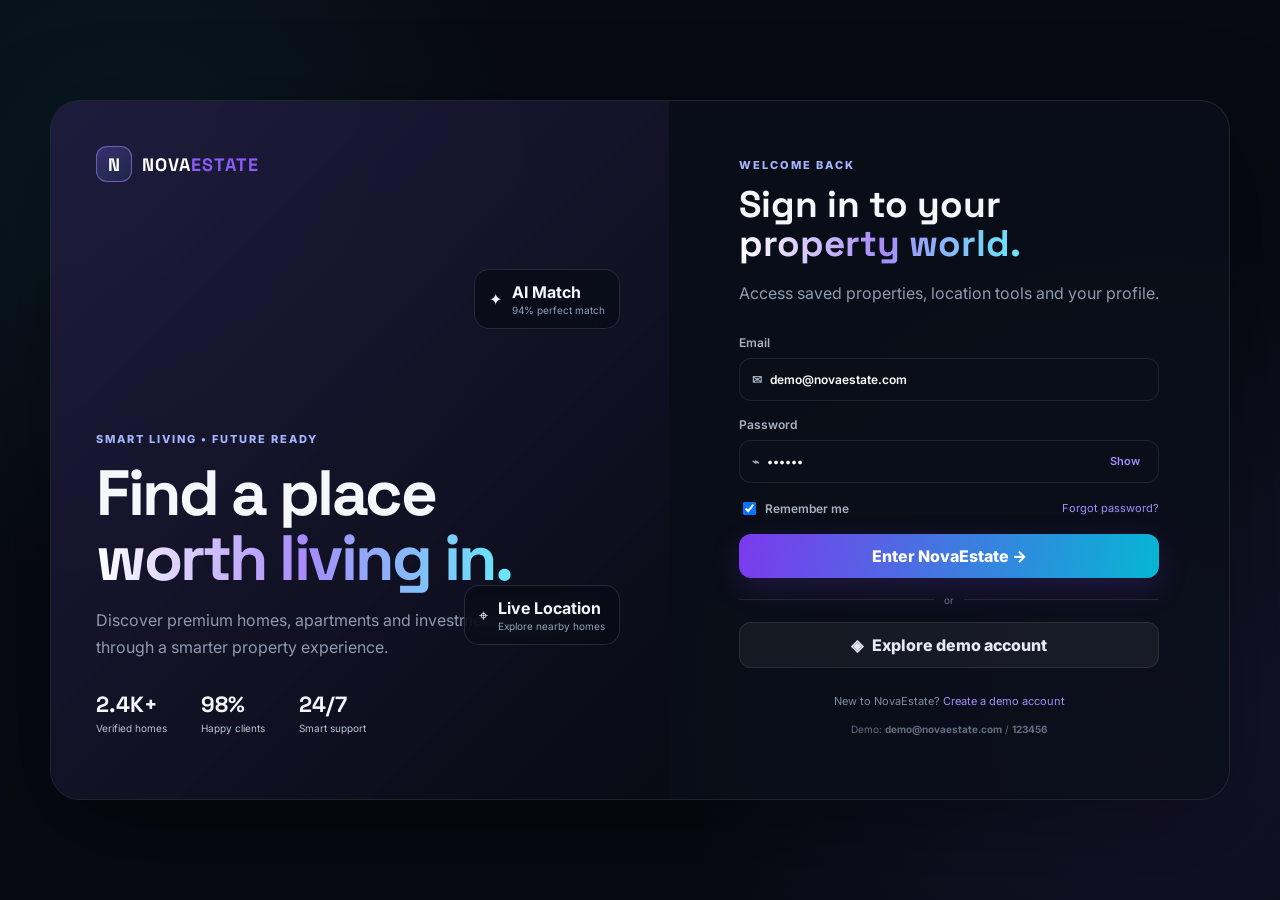
<file: NovaEstate_FullStack/frontend/index.html>
<!doctype html>
<html lang="en">
<head>
  <meta charset="UTF-8">
  <meta name="viewport" content="width=device-width, initial-scale=1">
  <title>NovaEstate — Home</title>

  <!-- Fonts -->
  <link href="https://fonts.googleapis.com/css2?family=Inter:wght@400;500;600;700;800&family=Space+Grotesk:wght@500;600;700&display=swap" rel="stylesheet">

  <!-- Styles -->
  <link rel="stylesheet" href="css/style.css">
</head>
<body>
  <div class="app-shell">

    <!-- Sidebar -->
    <aside class="sidebar" id="sidebar"></aside>

    <!-- Main Content -->
    <main class="main-content">

      <!-- Topbar -->
      <header class="topbar" id="topbar"></header>

      <!-- Hero Section -->
      <section class="hero">
        <div class="hero-copy">
          <span class="eyebrow">YOUR NEXT CHAPTER STARTS HERE</span>
          <h1>
            Find a home that<br>
            <span>feels like you.</span>
          </h1>
          <p>
            Explore handpicked properties, smart location discovery and spaces designed for the way you live.
          </p>

          <!-- Search Box -->
          <div class="search-box">
            <span>⌕</span>
            <input id="homeSearch" placeholder="Search city, neighborhood or property...">
            <button id="homeSearchBtn">Search</button>
          </div>

          <!-- Quick Filters -->
          <div class="quick-pills">
            <button data-filter="Apartment">Apartments</button>
            <button data-filter="Villa">Villas</button>
            <button data-filter="House">Houses</button>
            <button data-filter="Commercial">Commercial</button>
          </div>
        </div>

        <!-- Hero Art -->
        <div class="hero-art">
          <div class="orb"></div>
          <div class="grid-floor"></div>
          <div class="hero-property">
            <img src="https://images.unsplash.com/photo-1600607687939-ce8a6c25118c?auto=format&fit=crop&w=900&q=85" alt="Skyline Glass Villa">
            <div>
              <span>FEATURED • VERIFIED</span>
              <b>Skyline Glass Villa</b>
              <small>Gachibowli, Hyderabad</small>
            </div>
          </div>
        </div>
      </section>

      <!-- Trending Properties -->
      <section class="section">
        <div class="section-head">
          <div>
            <span class="eyebrow">DISCOVER</span>
            <h2>Trending properties</h2>
          </div>
          <a class="text-link" href="properties.html">View all →</a>
        </div>
        <div class="property-grid" id="featuredGrid"></div>
      </section>

      <!-- Location Intelligence -->
      <section class="section split-banner">
        <div>
          <span class="eyebrow">LOCATION INTELLIGENCE</span>
          <h2>
            See what’s<br>
            <span>around you.</span>
          </h2>
          <p>
            Allow location access to explore nearby properties and useful places on an interactive map.
          </p>
          <a href="map.html" class="btn btn-primary">Open smart map ↗</a>
        </div>

        <!-- Map Preview -->
        <div class="map-preview">
          <span class="map-pin">⌖</span>
          <div class="map-label">You are here</div>
          <span class="map-dot d1"></span>
          <span class="map-dot d2"></span>
          <span class="map-dot d3"></span>
        </div>
      </section>

    </main>
  </div>

  <!-- Toast Notifications -->
  <div id="toast" class="toast"></div>

  <!-- Scripts -->
  <script src="js/api.js"></script>
  <script src="js/app.js"></script>
  <script src="js/home.js"></script>
</body>
</html>
</file>
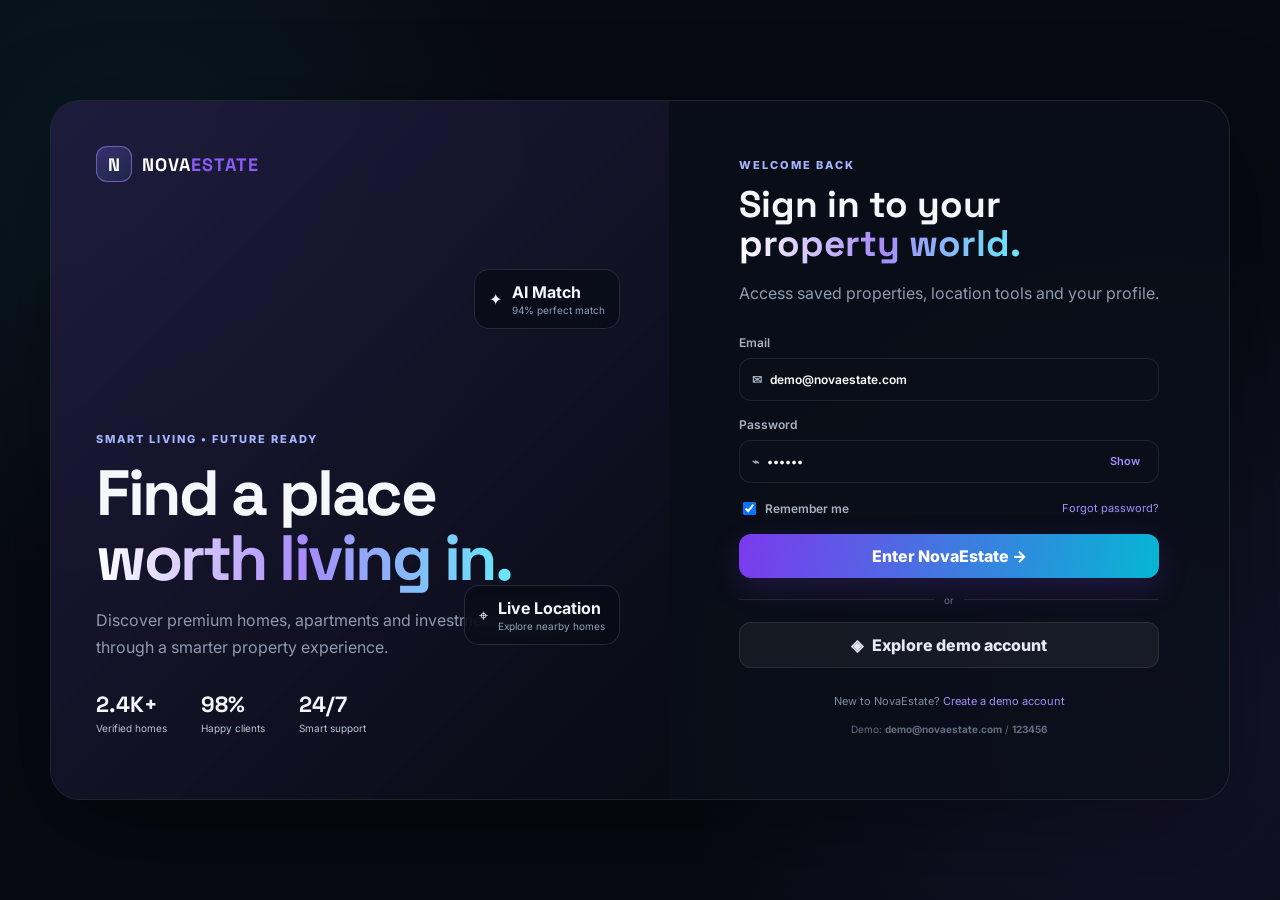
<file: NovaEstate_FullStack/frontend/add-property.html>
<!doctype html>
<html lang="en">
<head>
  <meta charset="UTF-8">
  <meta name="viewport" content="width=device-width, initial-scale=1">
  <title>NovaEstate — Add Property</title>

  <!-- Fonts -->
  <link href="https://fonts.googleapis.com/css2?family=Inter:wght@400;500;600;700;800&family=Space+Grotesk:wght@500;600;700&display=swap" rel="stylesheet">

  <!-- Styles -->
  <link rel="stylesheet" href="css/style.css">
</head>
<body>
  <div class="app-shell">

    <!-- Sidebar -->
    <aside class="sidebar" id="sidebar"></aside>

    <!-- Main Content -->
    <main class="main-content">

      <!-- Topbar -->
      <header class="topbar" id="topbar"></header>

      <!-- Page Heading -->
      <section class="page-heading">
        <div>
          <span class="eyebrow">PROPERTY STUDIO</span>
          <h1>
            Add a <span>new property.</span>
          </h1>
          <p>Create a polished listing and publish it instantly.</p>
        </div>
      </section>

      <!-- Property Form -->
      <form id="propertyForm" class="editor-layout">

        <!-- Property Information -->
        <div class="form-card">
          <h3>Property information</h3>
          <div class="form-grid">
            <label>
              Property title
              <input name="title" required placeholder="Modern Sky Villa">
            </label>
            <label>
              Property type
              <select name="type">
                <option>Apartment</option>
                <option>Villa</option>
                <option>House</option>
                <option>Commercial</option>
              </select>
            </label>
            <label>
              Purpose
              <select name="purpose">
                <option>For Sale</option>
                <option>For Rent</option>
              </select>
            </label>
            <label>
              Price (₹)
              <input name="price" type="number" required placeholder="12500000">
            </label>
            <label>
              City
              <input name="city" required placeholder="Hyderabad">
            </label>
            <label>
              Area / locality
              <input name="area" required placeholder="Gachibowli">
            </label>
            <label>
              Bedrooms
              <input name="beds" type="number" min="0" value="2">
            </label>
            <label>
              Bathrooms
              <input name="baths" type="number" min="0" value="2">
            </label>
            <label>
              Area (sq.ft)
              <input name="sqft" type="number" value="1500">
            </label>
            <label>
              Image URL
              <input name="image" placeholder="https://images.unsplash.com/...">
            </label>
            <label class="full">
              Description
              <textarea name="description" rows="5" placeholder="Describe the property..."></textarea>
            </label>
          </div>
        </div>

        <!-- Location Information -->
        <div class="form-card sticky-card">
          <h3>Location</h3>
          <p class="muted">Optional coordinates let the property appear precisely on the map.</p>
          <div class="form-grid">
            <label>
              Latitude
              <input name="lat" type="number" step="any" placeholder="17.4401">
            </label>
            <label>
              Longitude
              <input name="lng" type="number" step="any" placeholder="78.3489">
            </label>
          </div>
          <div class="location-tip">⌖ Use Smart Map to detect your current coordinates.</div>

          <!-- Form Actions -->
          <button class="btn btn-primary btn-full" type="submit">Publish property ↗</button>
          <a class="btn btn-glass btn-full" href="properties.html">Cancel</a>
        </div>
      </form>
    </main>
  </div>

  <!-- Toast Notifications -->
  <div id="toast" class="toast"></div>

  <!-- Scripts -->
  <script src="js/api.js"></script>
  <script src="js/app.js"></script>
  <script src="js/add-property.js"></script>
</body>
</html>
</file>
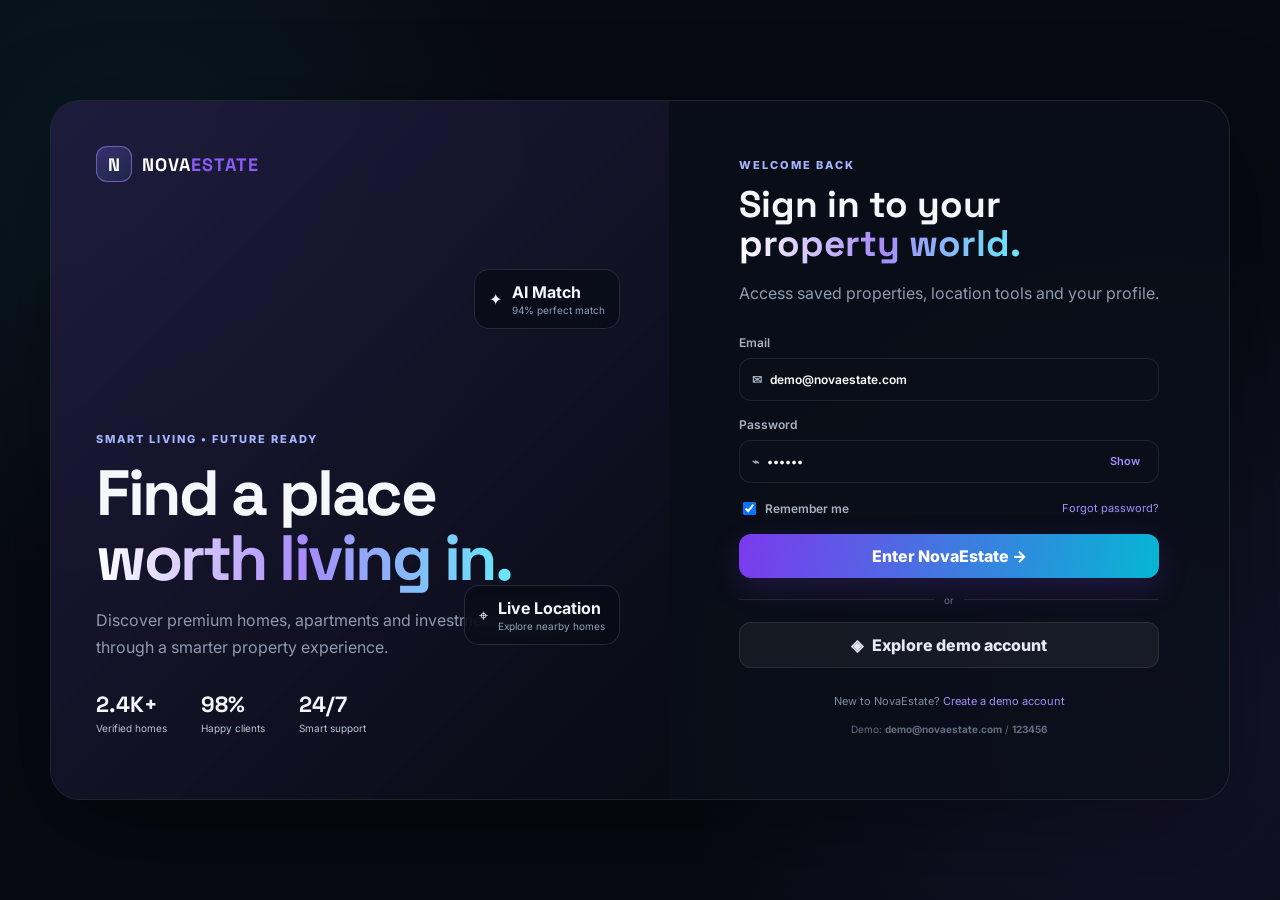
<file: NovaEstate_FullStack/frontend/login.html>
<!doctype html>
<html lang="en">
<head>
  <meta charset="UTF-8">
  <meta name="viewport" content="width=device-width, initial-scale=1">
  <title>NovaEstate — Login</title>

  <!-- Fonts -->
  <link rel="preconnect" href="https://fonts.googleapis.com">
  <link href="https://fonts.googleapis.com/css2?family=Inter:wght@400;500;600;700;800&family=Space+Grotesk:wght@500;600;700&display=swap" rel="stylesheet">

  <!-- Styles -->
  <link rel="stylesheet" href="css/style.css">
</head>
<body class="auth-page">
  <main class="auth-shell">

    <!-- Visual Section -->
    <section class="auth-visual">
      <div class="brand brand-light">
        <span class="brand-mark">N</span>
        <span>NOVA<span>ESTATE</span></span>
      </div>

      <div class="visual-content">
        <span class="eyebrow">SMART LIVING • FUTURE READY</span>
        <h1>
          Find a place<br>
          <span>worth living in.</span>
        </h1>
        <p>
          Discover premium homes, apartments and investment properties through a smarter property experience.
        </p>

        <div class="mini-stats">
          <div>
            <strong>2.4K+</strong>
            <span>Verified homes</span>
          </div>
          <div>
            <strong>98%</strong>
            <span>Happy clients</span>
          </div>
          <div>
            <strong>24/7</strong>
            <span>Smart support</span>
          </div>
        </div>
      </div>

      <!-- Floating Cards -->
      <div class="floating-card fc-one">
        ✦
        <div>
          <b>AI Match</b>
          <small>94% perfect match</small>
        </div>
      </div>

      <div class="floating-card fc-two">
        ⌖
        <div>
          <b>Live Location</b>
          <small>Explore nearby homes</small>
        </div>
      </div>
    </section>

    <!-- Login Panel -->
    <section class="auth-panel">
      <div class="auth-card">

        <!-- Mobile Brand -->
        <div class="brand mobile-brand">
          <span class="brand-mark">N</span>
          <span>NOVA<span>ESTATE</span></span>
        </div>

        <span class="eyebrow">WELCOME BACK</span>
        <h2>
          Sign in to your<br>
          <span>property world.</span>
        </h2>
        <p class="muted">Access saved properties, location tools and your profile.</p>

        <!-- Login Form -->
        <form id="loginForm" class="form-stack">
          <label>
            Email
            <div class="input-wrap">
              ✉ <input id="email" type="email" value="demo@novaestate.com" required>
            </div>
          </label>

          <label>
            Password
            <div class="input-wrap">
              ⌁ <input id="password" type="password" value="123456" required>
              <button type="button" class="input-action" id="togglePassword">Show</button>
            </div>
          </label>

          <div class="form-row">
            <label class="check">
              <input type="checkbox" checked> Remember me
            </label>
            <a href="#" id="forgot">Forgot password?</a>
          </div>

          <button class="btn btn-primary btn-full" type="submit">Enter NovaEstate →</button>

          <div class="or"><span>or</span></div>

          <button class="btn btn-glass btn-full" type="button" id="demoBtn">
            ◈ &nbsp; Explore demo account
          </button>
        </form>

        <!-- Footer -->
        <p class="auth-footer">
          New to NovaEstate? <a href="#" id="signupLink">Create a demo account</a>
        </p>
        <p class="demo-note">
          Demo: <b>demo@novaestate.com</b> / <b>123456</b>
        </p>
      </div>
    </section>
  </main>

  <!-- Toast Notifications -->
  <div id="toast" class="toast"></div>

  <!-- Scripts -->
  <script src="js/api.js"></script>
  <script src="js/app.js"></script>
  <script src="js/auth.js"></script>
</body>
</html>
</file>
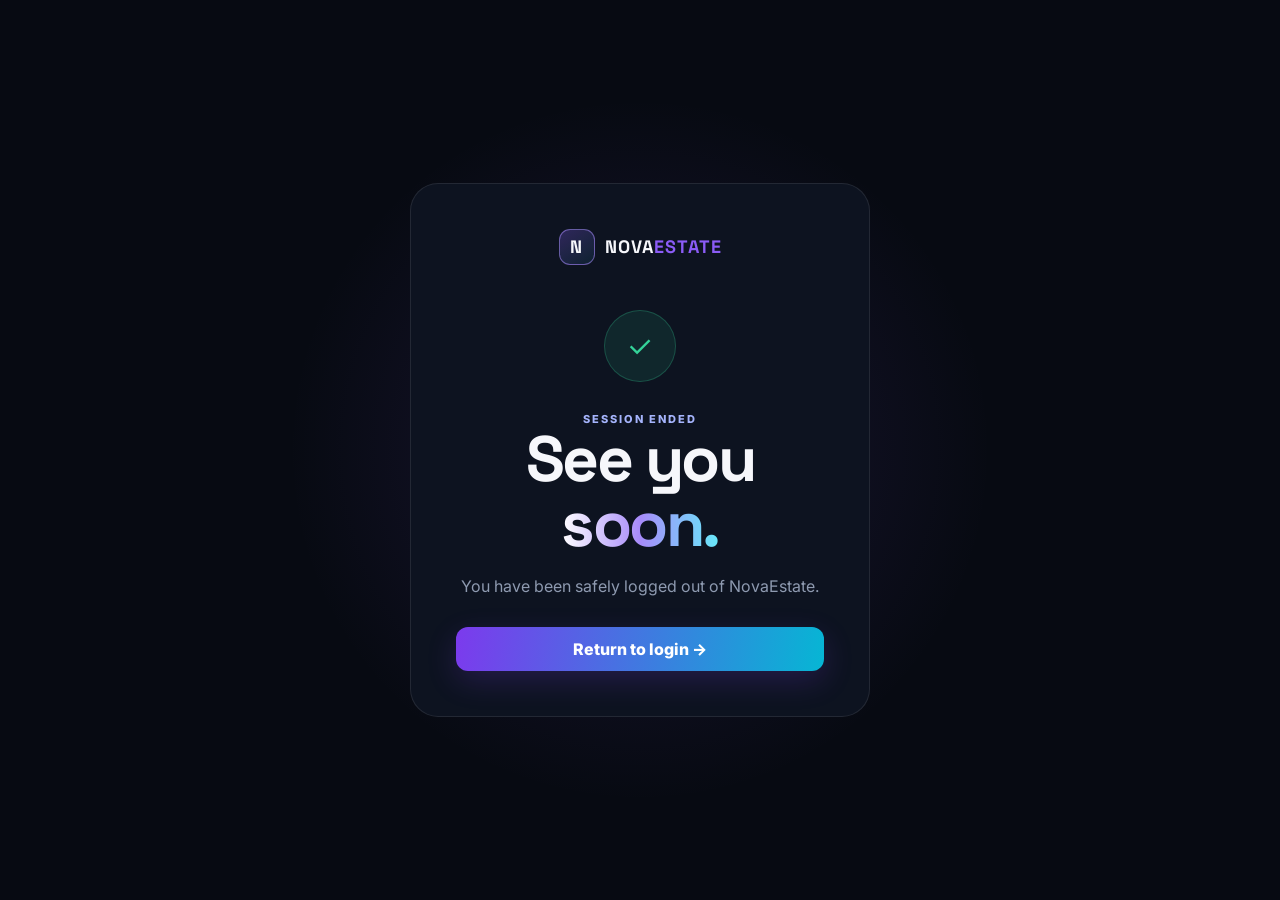
<file: NovaEstate_FullStack/frontend/logout.html>
<!doctype html>
<html lang="en">
<head>
  <meta charset="UTF-8">
  <meta name="viewport" content="width=device-width, initial-scale=1">
  <title>NovaEstate — Logged out</title>

  <!-- Fonts -->
  <link href="https://fonts.googleapis.com/css2?family=Inter:wght@400;500;600;700;800&family=Space+Grotesk:wght@500;600;700&display=swap" rel="stylesheet">

  <!-- Styles -->
  <link rel="stylesheet" href="css/style.css">
</head>
<body class="logout-page">
  <div class="logout-card">

    <!-- Brand -->
    <div class="brand">
      <span class="brand-mark">N</span>
      <span>NOVA<span>ESTATE</span></span>
    </div>

    <!-- Success Icon -->
    <div class="success-icon">✓</div>

    <!-- Heading -->
    <span class="eyebrow">SESSION ENDED</span>
    <h1>
      See you <span>soon.</span>
    </h1>
    <p>You have been safely logged out of NovaEstate.</p>

    <!-- Action -->
    <a href="login.html" class="btn btn-primary btn-full">Return to login →</a>
  </div>

  <!-- Clear session -->
  <script>
    localStorage.removeItem("novaLoggedIn");
  </script>
</body>
</html>
</file>
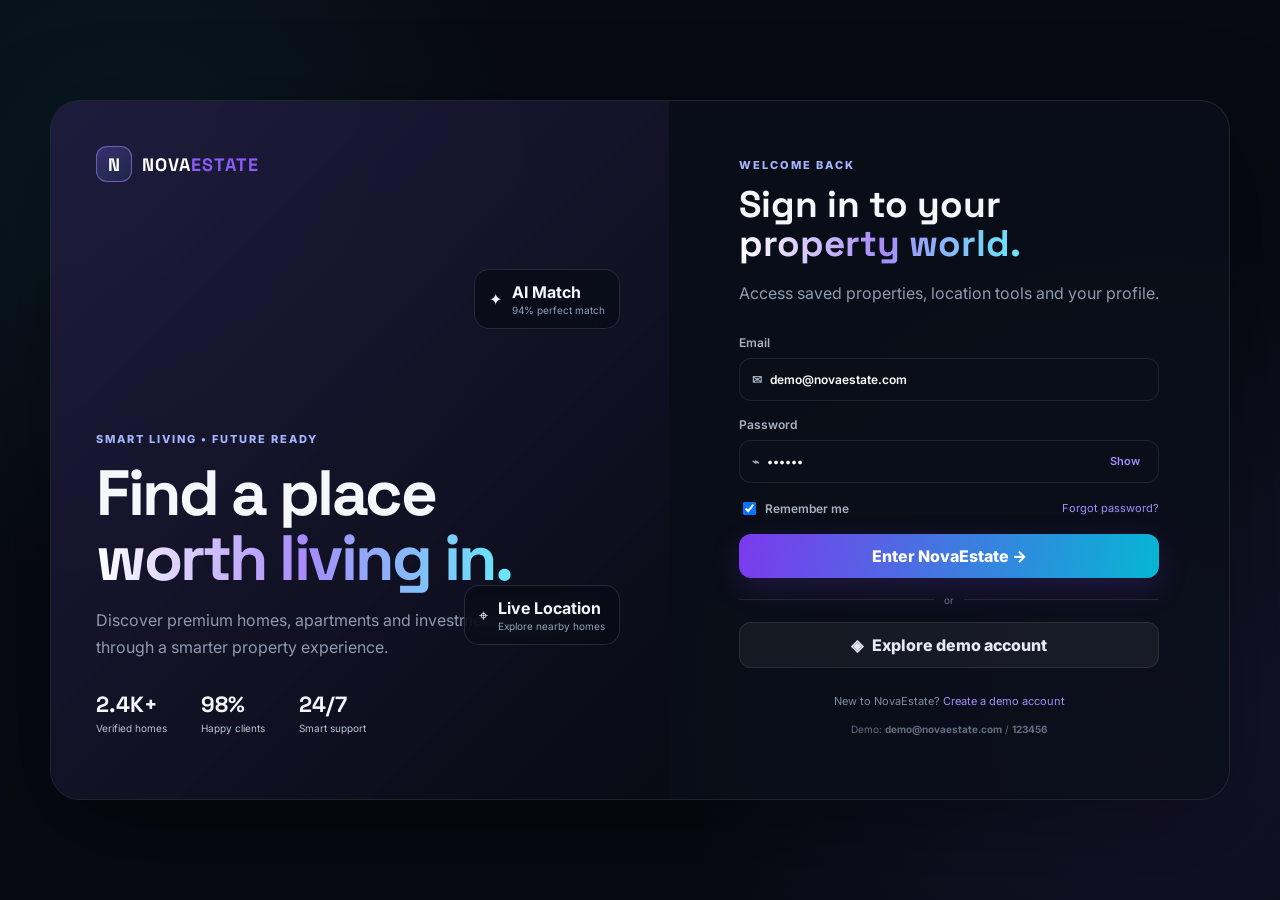
<file: NovaEstate_FullStack/frontend/owner.html>
```html
<!doctype html>
<html lang="en">

<head>

    <meta charset="UTF-8">

    <meta
        name="viewport"
        content="width=device-width, initial-scale=1"
    >

    <title>NovaEstate — Founder</title>


    <!-- =====================================================
         GOOGLE FONTS
         ===================================================== -->

    <link
        href="https://fonts.googleapis.com/css2?family=Inter:wght@400;500;600;700;800&family=Space+Grotesk:wght@500;600;700&display=swap"
        rel="stylesheet"
    >


    <!-- =====================================================
         MAIN NOVAESTATE CSS
         ===================================================== -->

    <link
        rel="stylesheet"
        href="css/style.css"
    >


    <!-- =====================================================
         OWNER PAGE STYLES
         ===================================================== -->

    <style>

        /* =================================================
           PAGE
           ================================================= */

        .owner-page {

            padding: 30px;

            max-width: 1400px;

            margin: auto;

        }


        /* =================================================
           HERO
           ================================================= */

        .owner-hero {

            position: relative;

            overflow: hidden;

            min-height: 440px;

            padding: 55px;

            display: grid;

            grid-template-columns:
                1.5fr
                0.8fr;

            align-items: center;

            gap: 40px;

            border-radius: 30px;

            border:
                1px solid
                rgba(255,255,255,0.09);

            background:

                radial-gradient(
                    circle at 80% 15%,
                    rgba(118,95,255,0.28),
                    transparent 35%
                ),

                radial-gradient(
                    circle at 20% 100%,
                    rgba(40,210,255,0.10),
                    transparent 35%
                ),

                linear-gradient(
                    135deg,
                    #11172b,
                    #080c18
                );

            box-shadow:
                0 30px 90px
                rgba(0,0,0,0.30);

        }


        .owner-hero::before {

            content: "";

            position: absolute;

            width: 320px;

            height: 320px;

            right: -120px;

            top: -120px;

            border-radius: 50%;

            background:
                rgba(105,85,255,0.15);

            filter: blur(20px);

        }


        .owner-copy {

            position: relative;

            z-index: 2;

        }


        /* =================================================
           EYEBROW
           ================================================= */

        .owner-eyebrow {

            display: inline-block;

            margin-bottom: 20px;

            color:
                rgba(255,255,255,0.52);

            font-size: 12px;

            font-weight: 800;

            letter-spacing: 2px;

        }


        /* =================================================
           MAIN HEADING
           ================================================= */

        .owner-copy h1 {

            margin: 0 0 20px;

            font-family:
                "Space Grotesk",
                sans-serif;

            font-size:
                clamp(45px, 6vw, 78px);

            line-height: 0.98;

            letter-spacing: -3px;

        }


        .owner-copy h1 span {

            background:

                linear-gradient(
                    90deg,
                    #8e7dff,
                    #55dfff
                );

            -webkit-background-clip: text;

            -webkit-text-fill-color:
                transparent;

        }


        /* =================================================
           ROLE
           ================================================= */

        .owner-role {

            margin-bottom: 20px;

            font-size: 19px;

            font-weight: 700;

            color:
                rgba(255,255,255,0.88);

        }


        .owner-description {

            max-width: 680px;

            margin-bottom: 15px;

            color:
                rgba(255,255,255,0.60);

            line-height: 1.8;

            font-size: 15px;

        }


        .owner-description strong {

            color:
                rgba(255,255,255,0.90);

        }


        /* =================================================
           PROFILE CARD
           ================================================= */

        .owner-profile {

            position: relative;

            z-index: 2;

            display: flex;

            justify-content: center;

        }


        .profile-card {

            width: 285px;

            padding: 30px;

            text-align: center;

            border-radius: 25px;

            background:
                rgba(255,255,255,0.055);

            border:
                1px solid
                rgba(255,255,255,0.11);

            backdrop-filter:
                blur(20px);

            box-shadow:
                0 25px 70px
                rgba(0,0,0,0.30);

        }


        /* =================================================
           AVATAR
           ================================================= */

        .profile-avatar {

            width: 130px;

            height: 130px;

            margin:
                0 auto 22px;

            display: flex;

            align-items: center;

            justify-content: center;

            border-radius: 50%;

            font-family:
                "Space Grotesk",
                sans-serif;

            font-size: 43px;

            font-weight: 700;

            color: white;

            background:

                linear-gradient(
                    135deg,
                    #7667ff,
                    #29d9ff
                );

            box-shadow:

                0 0 0 8px
                rgba(118,103,255,0.08),

                0 0 50px
                rgba(70,140,255,0.35);

        }


        .profile-card h2 {

            margin:
                0 0 8px;

            font-family:
                "Space Grotesk",
                sans-serif;

            font-size: 23px;

        }


        .profile-card p {

            margin: 0;

            color:
                rgba(255,255,255,0.55);

            font-size: 14px;

        }


        .verified {

            display: inline-flex;

            align-items: center;

            gap: 6px;

            margin-top: 16px;

            padding:
                7px 13px;

            border-radius: 30px;

            background:
                rgba(65,220,165,0.10);

            color:
                #6ee7b7;

            font-size: 12px;

            font-weight: 700;

        }


        /* =================================================
           SECTION
           ================================================= */

        .owner-section {

            margin-top: 38px;

        }


        .section-title {

            margin-bottom: 20px;

        }


        .section-title span {

            color:
                rgba(255,255,255,0.45);

            font-size: 11px;

            font-weight: 800;

            letter-spacing: 2px;

        }


        .section-title h2 {

            margin:
                7px 0 0;

            font-family:
                "Space Grotesk",
                sans-serif;

            font-size: 30px;

        }


        /* =================================================
           CARDS
           ================================================= */

        .owner-grid {

            display: grid;

            grid-template-columns:
                repeat(3, 1fr);

            gap: 18px;

        }


        .owner-card {

            padding: 28px;

            min-height: 190px;

            border-radius: 22px;

            background:
                rgba(255,255,255,0.045);

            border:
                1px solid
                rgba(255,255,255,0.08);

            transition:
                transform 0.25s ease,
                border-color 0.25s ease,
                box-shadow 0.25s ease;

        }


        .owner-card:hover {

            transform:
                translateY(-6px);

            border-color:
                rgba(126,110,255,0.38);

            box-shadow:
                0 20px 50px
                rgba(0,0,0,0.22);

        }


        .owner-card-icon {

            width: 50px;

            height: 50px;

            margin-bottom: 18px;

            display: flex;

            align-items: center;

            justify-content: center;

            border-radius: 15px;

            background:
                rgba(117,103,255,0.12);

            font-size: 23px;

        }


        .owner-card h3 {

            margin:
                0 0 10px;

            font-family:
                "Space Grotesk",
                sans-serif;

            font-size: 19px;

        }


        .owner-card p {

            margin: 0;

            color:
                rgba(255,255,255,0.56);

            line-height: 1.7;

            font-size: 14px;

        }


        /* =================================================
           TECHNOLOGY
           ================================================= */

        .technology {

            margin-top: 38px;

            padding: 32px;

            border-radius: 24px;

            background:

                linear-gradient(
                    135deg,
                    rgba(118,103,255,0.10),
                    rgba(35,210,255,0.035)
                );

            border:
                1px solid
                rgba(255,255,255,0.08);

        }


        .technology h2 {

            margin:
                7px 0 22px;

            font-family:
                "Space Grotesk",
                sans-serif;

        }


        .tech-list {

            display: flex;

            flex-wrap: wrap;

            gap: 10px;

        }


        .tech-tag {

            padding:
                10px 15px;

            border-radius: 30px;

            background:
                rgba(255,255,255,0.055);

            border:
                1px solid
                rgba(255,255,255,0.08);

            color:
                rgba(255,255,255,0.78);

            font-size: 13px;

            font-weight: 600;

        }


        /* =================================================
           VISION
           ================================================= */

        .vision {

            position: relative;

            overflow: hidden;

            margin-top: 38px;

            padding: 55px 30px;

            text-align: center;

            border-radius: 27px;

            background:

                radial-gradient(
                    circle at center,
                    rgba(104,86,255,0.18),
                    transparent 58%
                ),

                rgba(255,255,255,0.035);

            border:
                1px solid
                rgba(255,255,255,0.08);

        }


        .vision h2 {

            margin:
                8px 0 15px;

            font-family:
                "Space Grotesk",
                sans-serif;

            font-size: 34px;

        }


        .vision h2 span {

            color:
                #8f7cff;

        }


        .vision p {

            max-width: 760px;

            margin:
                auto;

            color:
                rgba(255,255,255,0.58);

            line-height: 1.8;

            font-size: 15px;

        }


        /* =================================================
           CONTACT BUTTONS
           ================================================= */

        .owner-contact {

            margin-top: 28px;

            display: flex;

            flex-wrap: wrap;

            justify-content: center;

            gap: 12px;

        }


        .owner-contact a {

            padding:
                12px 20px;

            border-radius: 12px;

            text-decoration: none;

            color: white;

            background:
                rgba(255,255,255,0.055);

            border:
                1px solid
                rgba(255,255,255,0.09);

            font-size: 14px;

            font-weight: 600;

            transition:
                0.2s ease;

        }


        .owner-contact a:hover {

            transform:
                translateY(-3px);

            background:
                rgba(117,103,255,0.17);

            border-color:
                rgba(117,103,255,0.4);

        }


        /* =================================================
           FOOTER
           ================================================= */

        .owner-footer {

            padding:
                45px 20px 25px;

            text-align: center;

            color:
                rgba(255,255,255,0.38);

            font-size: 13px;

        }


        .owner-footer strong {

            color:
                rgba(255,255,255,0.75);

        }


        /* =================================================
           RESPONSIVE
           ================================================= */

        @media (max-width: 950px) {

            .owner-hero {

                grid-template-columns: 1fr;

                padding: 40px;

            }

            .owner-profile {

                justify-content: flex-start;

            }

            .owner-grid {

                grid-template-columns: 1fr;

            }

        }


        @media (max-width: 600px) {

            .owner-page {

                padding: 18px;

            }

            .owner-hero {

                padding: 28px;

                border-radius: 22px;

            }

            .owner-copy h1 {

                font-size: 48px;

                letter-spacing: -2px;

            }

            .profile-card {

                width: 100%;

            }

            .vision {

                padding:
                    35px 20px;

            }

            .vision h2 {

                font-size: 28px;

            }

        }

    </style>

</head>


<body>


    <!-- =====================================================
         APPLICATION SHELL
         ===================================================== -->

    <div class="app-shell">


        <!-- SIDEBAR
             Automatically populated by app.js -->

        <aside
            class="sidebar"
            id="sidebar"
        ></aside>


        <!-- =================================================
             MAIN CONTENT
             ================================================= -->

        <main class="main-content">


            <!-- TOPBAR
                 Automatically populated by app.js -->

            <header
                class="topbar"
                id="topbar"
            ></header>


            <!-- =================================================
                 OWNER PAGE
                 ================================================= -->

            <div class="owner-page">


                <!-- =================================================
                     HERO
                     ================================================= -->

                <section class="owner-hero">


                    <div class="owner-copy">


                        <span class="owner-eyebrow">
                            FOUNDER • OWNER • DEVELOPER
                        </span>


                        <h1>
                            Meet
                            <span>Vinod.</span>
                        </h1>


                        <div class="owner-role">
                            Founder & Software Developer — NovaEstate
                        </div>


                        <p class="owner-description">

                            Hi, I'm
                            <strong>Vinod Mudavath</strong>,
                            the founder and developer behind
                            <strong>NovaEstate</strong>.

                            I created NovaEstate with the goal of making
                            property discovery simpler, smarter and more
                            connected through modern technology.

                        </p>


                        <p class="owner-description">

                            NovaEstate combines real-estate discovery,
                            location intelligence and modern web
                            technologies to create a clean and
                            future-ready property experience.

                        </p>


                    </div>


                    <!-- =================================================
                         PROFILE
                         ================================================= -->

                    <div class="owner-profile">


                        <div class="profile-card">


                            <div class="profile-avatar">
                                VM
                            </div>


                            <h2>
                                Vinod Mudavath
                            </h2>


                            <p>
                                Founder & Full-Stack Developer
                            </p>


                            <div class="verified">
                                ✓ Software Owner
                            </div>


                        </div>


                    </div>


                </section>


                <!-- =================================================
                     ABOUT FOUNDER
                     ================================================= -->

                <section class="owner-section">


                    <div class="section-title">

                        <span>
                            ABOUT THE FOUNDER
                        </span>

                        <h2>
                            Building technology with purpose.
                        </h2>

                    </div>


                    <div class="owner-grid">


                        <!-- VISION -->

                        <article class="owner-card">


                            <div class="owner-card-icon">
                                💡
                            </div>


                            <h3>
                                Vision
                            </h3>


                            <p>

                                To create digital products that solve
                                real-world problems through simple,
                                modern and reliable technology.

                            </p>


                        </article>


                        <!-- DEVELOPMENT -->

                        <article class="owner-card">


                            <div class="owner-card-icon">
                                💻
                            </div>


                            <h3>
                                Development
                            </h3>


                            <p>

                                NovaEstate is designed and developed
                                using a modern full-stack architecture
                                connecting the frontend, backend and
                                database.

                            </p>


                        </article>


                        <!-- INNOVATION -->

                        <article class="owner-card">


                            <div class="owner-card-icon">
                                🚀
                            </div>


                            <h3>
                                Innovation
                            </h3>


                            <p>

                                The platform focuses on smart property
                                discovery, location intelligence and
                                an attractive digital real-estate
                                experience.

                            </p>


                        </article>


                    </div>


                </section>


                <!-- =================================================
                     TECHNOLOGY STACK
                     ================================================= -->

                <section class="technology">


                    <span class="owner-eyebrow">
                        TECHNOLOGY
                    </span>


                    <h2>
                        Built with modern technologies
                    </h2>


                    <div class="tech-list">


                        <span class="tech-tag">
                            Java
                        </span>


                        <span class="tech-tag">
                            Spring Boot
                        </span>


                        <span class="tech-tag">
                            Spring Security
                        </span>


                        <span class="tech-tag">
                            REST API
                        </span>


                        <span class="tech-tag">
                            PostgreSQL
                        </span>


                        <span class="tech-tag">
                            JPA / Hibernate
                        </span>


                        <span class="tech-tag">
                            HTML5
                        </span>


                        <span class="tech-tag">
                            CSS3
                        </span>


                        <span class="tech-tag">
                            JavaScript
                        </span>


                        <span class="tech-tag">
                            JWT Authentication
                        </span>


                        <span class="tech-tag">
                            Leaflet Maps
                        </span>


                        <span class="tech-tag">
                            Git & GitHub
                        </span>


                    </div>


                </section>


                <!-- =================================================
                     NOVAESTATE VISION
                     ================================================= -->

                <section class="vision">


                    <span class="owner-eyebrow">
                        NOVAESTATE
                    </span>


                    <h2>

                        A new way to experience
                        <span>real estate.</span>

                    </h2>


                    <p>

                        NovaEstate is more than a property listing
                        platform. It is a technology-driven
                        real-estate experience designed to connect
                        people with properties, locations and
                        opportunities through a clean and intelligent
                        digital platform.

                    </p>


                    <!-- CONTACT / SOCIAL LINKS -->

                    <div class="owner-contact">


                        <a
                            href="https://github.com/vinod-4284"
                            target="_blank"
                            rel="noopener noreferrer"
                        >
                            GitHub ↗
                        </a>


                        <a
                            href="https://www.linkedin.com/"
                            target="_blank"
                            rel="noopener noreferrer"
                        >
                            LinkedIn ↗
                        </a>


                        <a
                            href="https://vinod4207.netlify.app/"
                            target="_blank"
                            rel="noopener noreferrer"
                        >
                            Portfolio ↗
                        </a>


                        <a
                            href="mailto:mvinod4284@gmail.com"
                        >
                            Contact Founder ↗
                        </a>


                    </div>


                </section>


                <!-- =================================================
                     FOOTER
                     ================================================= -->

                <footer class="owner-footer">


                    <p>

                        <strong>
                            NovaEstate
                        </strong>

                        — Founded & Developed by

                        <strong>
                            Vinod Mudavath
                        </strong>

                    </p>


                    <p>
                        © 2026 NovaEstate.
                        All rights reserved.
                    </p>


                </footer>


            </div>


        </main>


    </div>


    <!-- =====================================================
         TOAST
         ===================================================== -->

    <div id="toast" class="toast"></div>


    <!-- =====================================================
         JAVASCRIPT
         ===================================================== -->

    <script src="js/api.js"></script>

    <script src="js/app.js"></script>


    <!--
        app.js automatically:

        1. Loads the sidebar
        2. Loads the topbar
        3. Detects owner.html
        4. Makes "Founder" active
        5. Loads the current user
    -->

    <script> protect();
    shell("Founder");
    </script>


</body>

</html>
</file>
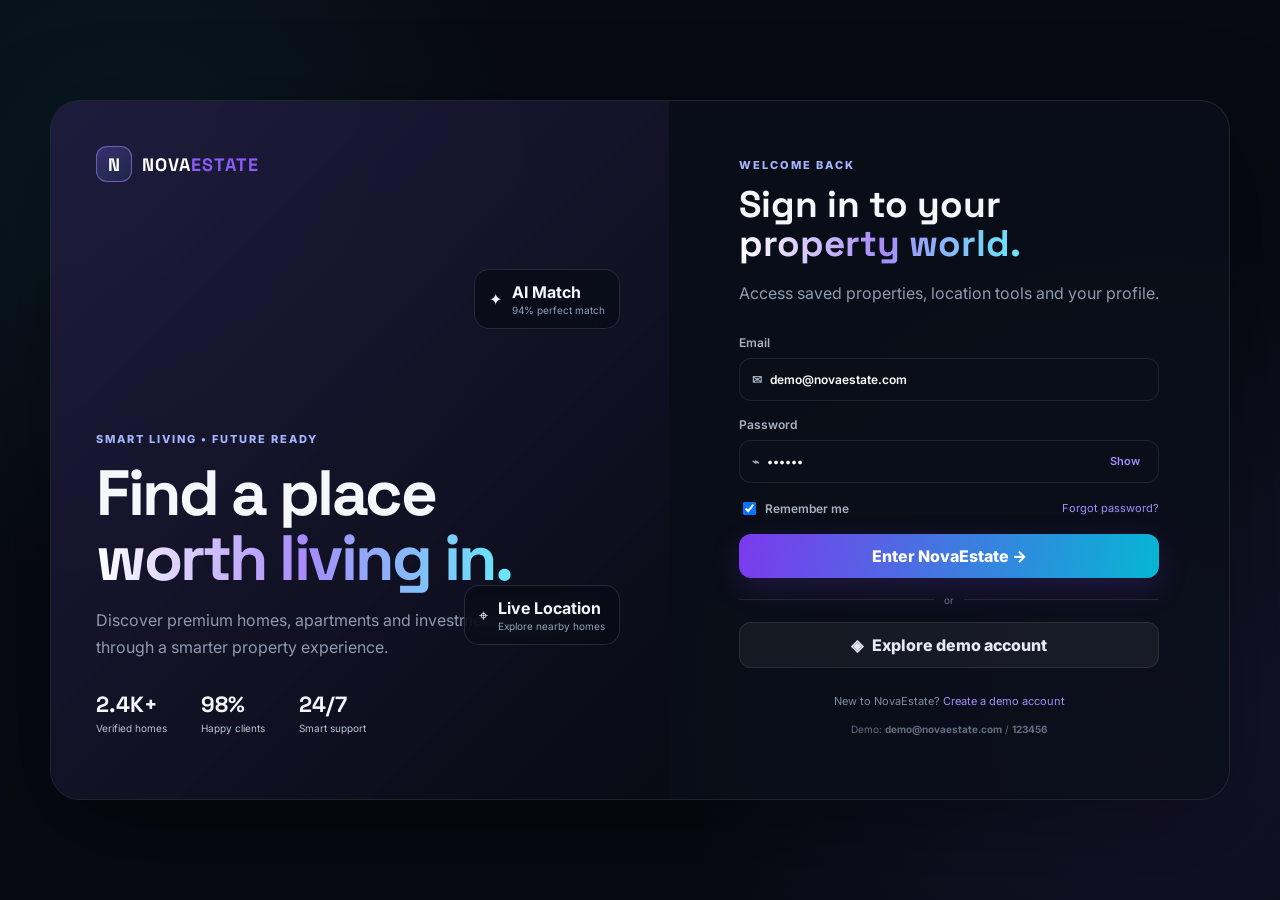
<file: NovaEstate_FullStack/frontend/profile.html>
<!doctype html>
<html lang="en">
<head>
  <meta charset="UTF-8">
  <meta name="viewport" content="width=device-width, initial-scale=1">
  <title>NovaEstate — Profile</title>

  <!-- Fonts -->
  <link href="https://fonts.googleapis.com/css2?family=Inter:wght@400;500;600;700;800&family=Space+Grotesk:wght@500;600;700&display=swap" rel="stylesheet">

  <!-- Styles -->
  <link rel="stylesheet" href="css/style.css">
</head>
<body>
  <div class="app-shell">

    <!-- Sidebar -->
    <aside class="sidebar" id="sidebar"></aside>

    <!-- Main Content -->
    <main class="main-content">

      <!-- Topbar -->
      <header class="topbar" id="topbar"></header>

      <!-- Profile Hero -->
      <section class="profile-hero">
        <div class="avatar avatar-xl" id="profileAvatar">V</div>
        <div>
          <span class="eyebrow">ACCOUNT CENTER</span>
          <h1 id="profileName">Vinod</h1>
          <p id="profileEmail"></p>
        </div>
        <span class="verified">✓ Verified account</span>
      </section>

      <!-- Profile Grid -->
      <section class="profile-grid">

        <!-- Personal Details -->
        <div class="form-card">
          <div class="section-head">
            <div>
              <span class="eyebrow">PERSONAL DETAILS</span>
              <h2>Your profile</h2>
            </div>
          </div>
          <form id="profileForm" class="form-grid">
            <label>
              Full name
              <input name="name" required>
            </label>
            <label>
              Email
              <input name="email" type="email" required>
            </label>
            <label>
              Phone
              <input name="phone">
            </label>
            <label>
              City
              <input name="city">
            </label>
            <label class="full">
              Bio
              <textarea name="bio" rows="4"></textarea>
            </label>
            <button class="btn btn-primary" type="submit">Save profile</button>
          </form>
        </div>

        <!-- Account Preferences -->
        <div class="form-card">
          <span class="eyebrow">ACCOUNT</span>
          <h3>Preferences</h3>

          <div class="setting">
            <div>
              <b>Property alerts</b>
              <small>Receive matching property updates</small>
            </div>
            <label class="switch">
              <input type="checkbox" checked>
              <span></span>
            </label>
          </div>

          <div class="setting">
            <div>
              <b>Location services</b>
              <small>Enable nearby recommendations</small>
            </div>
            <label class="switch">
              <input type="checkbox" checked>
              <span></span>
            </label>
          </div>

          <div class="setting">
            <div>
              <b>Dark interface</b>
              <small>Futuristic dark experience</small>
            </div>
            <label class="switch">
              <input type="checkbox" checked disabled>
              <span></span>
            </label>
          </div>

          <hr>

          <button class="btn btn-danger btn-full" id="logoutBtn">↪ Log out</button>
        </div>
      </section>
    </main>
  </div>

  <!-- Toast Notifications -->
  <div id="toast" class="toast"></div>

  <!-- Scripts -->
  <script src="js/api.js"></script>
  <script src="js/app.js"></script>
  <script src="js/profile.js"></script>
</body>
</html>
</file>
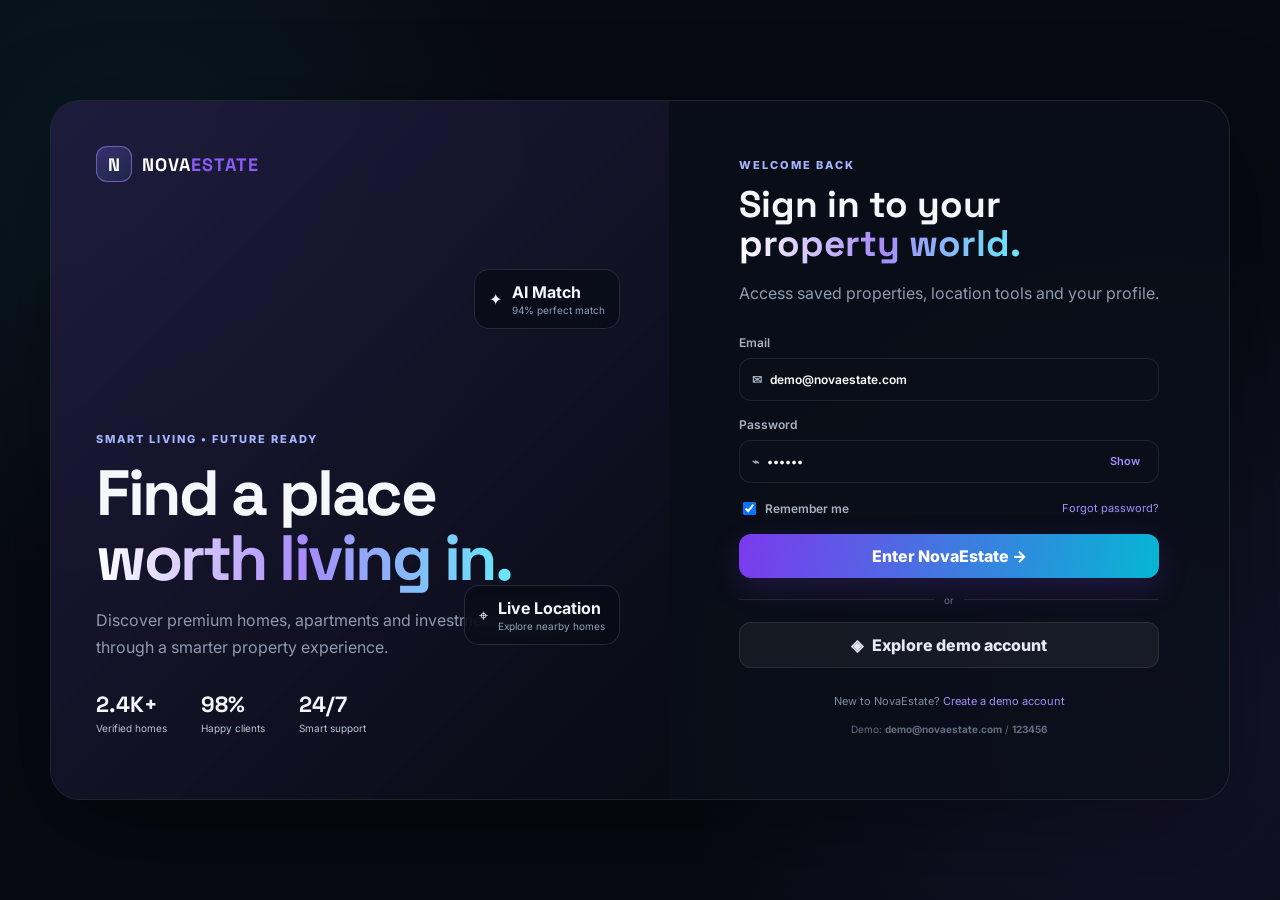
<file: NovaEstate_FullStack/frontend/properties.html>
<!doctype html>
<html lang="en">
<head>
  <meta charset="UTF-8">
  <meta name="viewport" content="width=device-width, initial-scale=1">
  <title>NovaEstate — Properties</title>

  <!-- Fonts -->
  <link href="https://fonts.googleapis.com/css2?family=Inter:wght@400;500;600;700;800&family=Space+Grotesk:wght@500;600;700&display=swap" rel="stylesheet">

  <!-- Styles -->
  <link rel="stylesheet" href="css/style.css">
</head>
<body>
  <div class="app-shell">

    <!-- Sidebar -->
    <aside class="sidebar" id="sidebar"></aside>

    <!-- Main Content -->
    <main class="main-content">

      <!-- Topbar -->
      <header class="topbar" id="topbar"></header>

      <!-- Page Heading -->
      <section class="page-heading">
        <div>
          <span class="eyebrow">PROPERTY EXPLORER</span>
          <h1>
            Find your next <span>address.</span>
          </h1>
          <p>Search, filter and compare spaces that fit your lifestyle.</p>
        </div>
        <a href="add-property.html" class="btn btn-primary">＋ Add property</a>
      </section>

      <!-- Filter Panel -->
      <section class="filter-panel">
        <div class="search-box compact">
          <span>⌕</span>
          <input id="propertySearch" placeholder="Search by name, city or area...">
        </div>

        <select id="typeFilter">
          <option value="">All types</option>
          <option>Apartment</option>
          <option>Villa</option>
          <option>House</option>
          <option>Commercial</option>
        </select>

        <select id="purposeFilter">
          <option value="">Buy & Rent</option>
          <option>For Sale</option>
          <option>For Rent</option>
        </select>

        <select id="priceFilter">
          <option value="">Any budget</option>
          <option value="10000000">Under ₹1 Cr</option>
          <option value="20000000">Under ₹2 Cr</option>
          <option value="50000000">Under ₹5 Cr</option>
        </select>
      </section>

      <!-- Results Bar -->
      <div class="results-bar">
        <span id="resultCount"></span>
        <select id="sortFilter">
          <option value="new">Newest first</option>
          <option value="low">Price: Low to High</option>
          <option value="high">Price: High to Low</option>
        </select>
      </div>

      <!-- Properties Grid -->
      <section class="property-grid" id="propertiesGrid"></section>
    </main>
  </div>

  <!-- Toast Notifications -->
  <div id="toast" class="toast"></div>

  <!-- Scripts -->
  <script src="js/api.js"></script>
  <script src="js/app.js"></script>
  <script src="js/properties.js"></script>
</body>
</html>
</file>
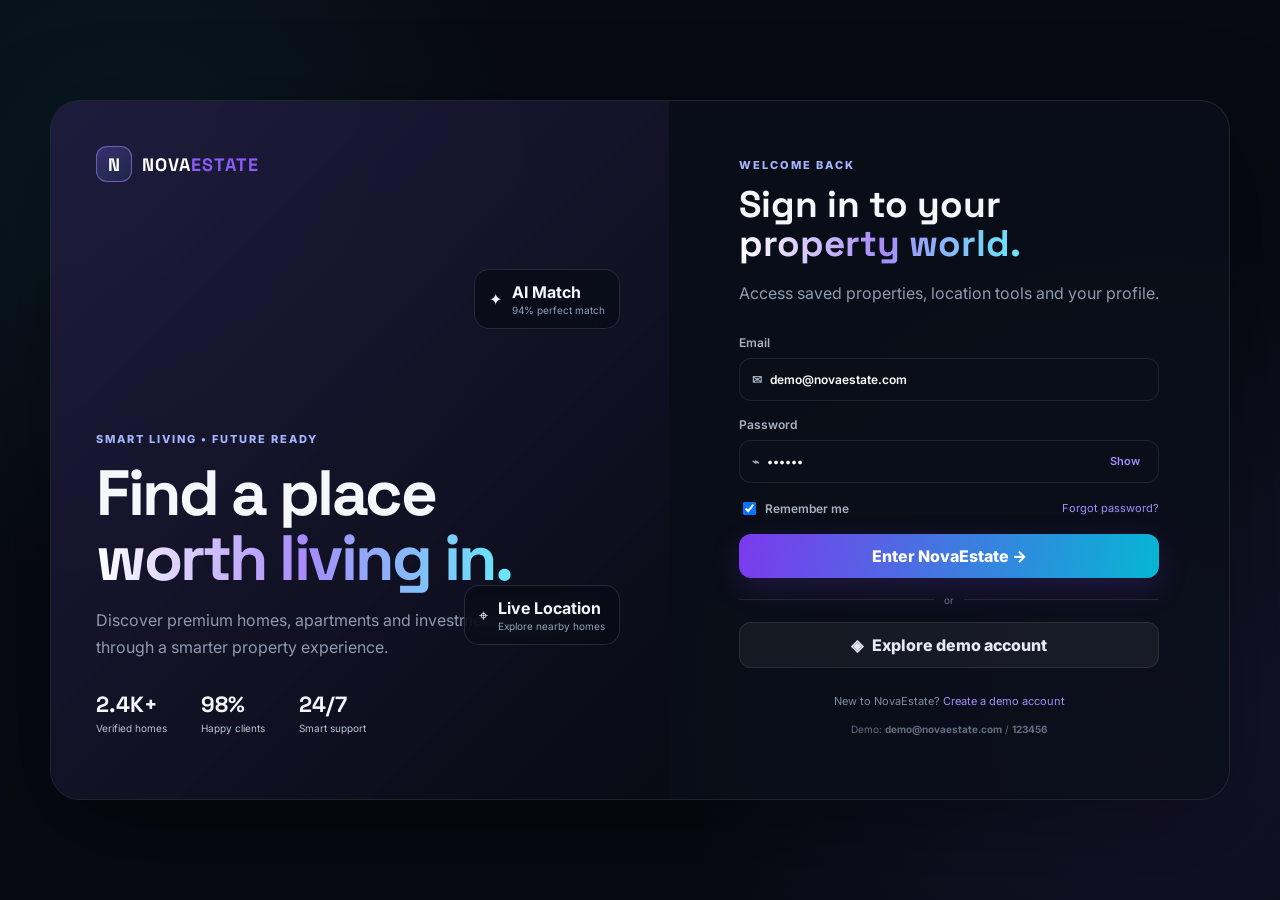
<file: NovaEstate_FullStack/frontend/property-details.html>
<!doctype html>
<html lang="en">
<head>
  <meta charset="UTF-8">
  <meta name="viewport" content="width=device-width, initial-scale=1">
  <title>NovaEstate — Details</title>

  <!-- Fonts -->
  <link href="https://fonts.googleapis.com/css2?family=Inter:wght@400;500;600;700;800&family=Space+Grotesk:wght@500;600;700&display=swap" rel="stylesheet">

  <!-- Styles -->
  <link rel="stylesheet" href="css/style.css">
</head>
<body>
  <div class="app-shell">

    <!-- Sidebar -->
    <aside class="sidebar" id="sidebar"></aside>

    <!-- Main Content -->
    <main class="main-content">

      <!-- Topbar -->
      <header class="topbar" id="topbar"></header>

      <!-- Property Details -->
      <div id="detailPage" class="detail-page"></div>
    </main>
  </div>

  <!-- Toast Notifications -->
  <div id="toast" class="toast"></div>

  <!-- Scripts -->
  <script src="js/api.js"></script>
  <script src="js/app.js"></script>
  <script src="js/details.js"></script>
</body>
</html>
</file>
<file: NovaEstate_FullStack/frontend/css/style.css>
:root{
    --bg:#070a12;
    --panel:#0d1320;
    --panel2:#111827;
    --line:rgba(255,255,255,.09);
    --text:#f6f7fb;
    --muted:#8e9ab0;
    --purple:#8b5cf6;
    --cyan:#22d3ee;
    --green:#34d399;
    --red:#fb7185;
    --display:"Space Grotesk",sans-serif;
    --font:"Inter",sans-serif
}

*{
    box-sizing:border-box
}
html{
    scroll-behavior:smooth
}
body{
    margin:0;
    background:radial-gradient(
        circle at 85% -5%,
        rgba(139,92,246,.15),
        transparent 34%),
        #070a12;
        color:var(--text);
        font-family:var(--font);min-height:100vh
    }
    a{
        text-decoration:none;
        color:inherit
    }
    button,input,select,textarea{
        font:inherit
    }
    button{
        cursor:pointer
    }
h1,h2,h3{
    font-family:var(--display);
    margin:0
}
h1{
    font-size:clamp(38px,5vw,68px);
    line-height:1.02;
    letter-spacing:-2.5px
}
h1 span,h2 span{
    background:linear-gradient(90deg,#fff,#a78bfa,#67e8f9);
    -webkit-background-clip:text;color:transparent
}
h2{
    font-size:30px
}
.muted,p{
    color:var(--muted);line-height:1.65
}
.eyebrow{
    display:inline-block;color:#a5b4fc;font-size:11px;font-weight:800;
    letter-spacing:2px;
    text-transform:uppercase
}
.app-shell{
    display:flex;
    min-height:100vh
}
.sidebar{
    width:250px;
    position:fixed;
    inset:0 auto 0 0;
    background:rgba(8,12,22,.9);
    backdrop-filter:blur(20px);
    border-right:1px solid var(--line);padding:26px 18px;
    z-index:20
}
.main-content{
    margin-left:250px;
    width:calc(100% - 250px);
    padding:0 42px 70px
}
.brand{
    display:flex;
    align-items:center;
    gap:10px;
    font:800 18px var(--display);
    letter-spacing:1px
}
.brand>span:last-child>span{
    color:var(--purple)
}
.brand-mark{
    width:36px;
    height:36px;
    display:grid;
    place-items:center;
    border:1px solid rgba(167,139,250,.55);
    border-radius:11px;
    background:linear-gradient(145deg,rgba(139,92,246,.28),rgba(34,211,238,.08));
    font:700 18px var(--display)
}
.side-nav{
    margin-top:55px;
    display:grid;
    gap:7px
}
.side-nav a{
    padding:13px 14px;
    border-radius:13px;
    color:#8793aa;display:flex;
    gap:12px;align-items:center;
    font-size:14px;
    font-weight:600
}
.side-nav a:hover,.side-nav a.active{
    color:#fff;
    background:linear-gradient(90deg,rgba(139,92,246,.16),rgba(34,211,238,.04));
    border:1px solid rgba(139,92,246,.16)
}
.side-bottom{
    position:absolute;
    bottom:22px;
    left:18px;
    right:18px
}
.user-mini{
    padding:13px;
    border:1px solid var(--line);
    border-radius:16px;
    display:flex;
    align-items:center;
    gap:10px
}
.avatar{
    width:36px;
    height:36px;
    border-radius:50%;
    display:grid;
    place-items:center;
    background:linear-gradient(135deg,#8b5cf6,#22d3ee);
    color:white;font-weight:800
}
.user-mini small{
    display:block;
    color:var(--muted);
    margin-top:3px;font-size:10px
}
.logout-link{
    display:block;color:#fb7185!important;
    margin-top:8px!important
}
.topbar{
    height:92px;
    display:flex;
    align-items:center;
    justify-content:flex-end;
    gap:14px
}
.icon-btn{
    width:42px;
    height:42px;
    border-radius:13px;
    border:1px solid var(--line);
    background:#0d1320;color:#fff
}
.profile-chip{
    display:flex;
    gap:10px;
    align-items:center;
    padding:5px 9px 5px 5px;
    border:1px solid var(--line);
    border-radius:15px
}
.profile-chip small{
    display:block;
    color:var(--muted)
}
.hero{
    min-height:520px;
    border:1px solid var(--line);
    border-radius:32px;
    overflow:hidden;
    position:relative;
    background:linear-gradient(115deg,rgba(139,92,246,.13),rgba(13,18,32,.8) 48%,rgba(34,211,238,.07));
    display:flex;align-items:center;
    padding:70px
}
.hero-copy{
    position:relative;
    z-index:2;
    max-width:650px
}
.hero-copy p{
    max-width:560px
}
.search-box{
    display:flex;align-items:center;
    gap:12px;background:rgba(6,9,16,.85);border:1px solid rgba(255,255,255,.12);border-radius:16px;padding:7px 8px 7px 15px;margin:28px 0 14px;
    max-width:610px
}
.search-box span{
    font-size:22px;
    color:#a78bfa
}
.search-box input{
    flex:1;
    min-width:0;
    background:none;
    border:0;
    outline:0;
    color:white
}
.search-box button{
    border:0;
    border-radius:11px;
    padding:12px 18px;
    background:#fff;color:#090b12;
    font-weight:800
}
.quick-pills{
    display:flex;
    gap:8px;
    flex-wrap:wrap
}
.quick-pills button{
    background:rgba(255,255,255,.05);
    border:1px solid var(--line);color:#b8c1d5;
    border-radius:100px;
    padding:8px 14px
}
.hero-art{
    position:absolute;
    right:-5%;
    top:0;
    width:55%;
    height:100%;
    overflow:hidden
}
.orb{
    position:absolute;
    width:480px;
    height:480px;
    right:7%;
    top:8%;
    border-radius:50%;
    background:radial-gradient(circle,rgba(139,92,246,.28),transparent 65%)
}
.grid-floor{
    position:absolute;inset:50% -10% -20%;
    background:linear-gradient(rgba(139,92,246,.14) 1px,transparent 1px),linear-gradient(90deg,rgba(139,92,246,.14) 1px,transparent 1px);
    background-size:55px 55px;
    transform:perspective(350px) rotateX(60deg);
    transform-origin:top
}
.hero-property{
    position:absolute;right:10%;
    top:18%;
    width:410px;
    background:#101725;
    border:1px solid rgba(255,255,255,.13);
    padding:8px;border-radius:24px;
    box-shadow:0 24px 70px rgba(0,0,0,.4);
    transform:rotate(3deg)
}
.hero-property img{
    width:100%;
    height:290px;
    object-fit:cover;
    border-radius:18px
}
.hero-property div{
    padding:14px
}
.hero-property span{
    font-size:9px;
    color:#67e8f9;
    font-weight:800;
    letter-spacing:1px
}
.hero-property b,.hero-property small{
    display:block
}
.hero-property b{
    font:700 20px var(--display);
    margin:5px 0
}
.hero-property small{
    color:var(--muted)
}
.section{
    margin-top:62px
}
.section-head{
    display:flex;
    justify-content:space-between;
    align-items:end;
    margin-bottom:22px
}
.section-head h2{
    margin-top:6px
}
.text-link{
    color:#a78bfa;
    font-weight:700
}
.property-grid{
    display:grid;
    grid-template-columns:repeat(3,1fr);gap:18px}.property-card{background:linear-gradient(145deg,#101725,#0b101a);border:1px solid var(--line);border-radius:20px;overflow:hidden;transition:.25s;cursor:pointer}.property-card:hover{transform:translateY(-5px);border-color:rgba(139,92,246,.4);box-shadow:0 20px 50px rgba(0,0,0,.25)}.property-img{height:210px;position:relative;overflow:hidden}.property-img img{width:100%;height:100%;object-fit:cover;transition:.4s}.property-card:hover .property-img img{transform:scale(1.05)}.tag{position:absolute;top:12px;left:12px;background:rgba(6,9,16,.78);border:1px solid rgba(255,255,255,.12);border-radius:100px;padding:7px 10px;font-size:10px;font-weight:800}.heart{position:absolute;right:12px;top:12px;width:34px;height:34px;border-radius:50%;border:1px solid var(--line);background:rgba(6,9,16,.7);color:#fff}.property-body{padding:17px}.property-body h3{font-size:18px;margin-bottom:6px}.location{font-size:12px;color:var(--muted)}.specs{display:flex;gap:13px;margin:15px 0;color:#9ba6bb;font-size:11px}.price-row{display:flex;justify-content:space-between;align-items:center}.price{font:700 18px var(--display)}.view-arrow{color:#a78bfa;font-weight:800}
.split-banner{
    display:grid;grid-template-columns:1fr 1fr;gap:30px;align-items:center;padding:45px;border:1px solid var(--line);border-radius:28px;background:linear-gradient(135deg,rgba(139,92,246,.1),rgba(34,211,238,.04));overflow:hidden}.map-preview{height:280px;border-radius:22px;position:relative;background:#0a1220;overflow:hidden;background-image:linear-gradient(rgba(139,92,246,.1) 1px,transparent 1px),linear-gradient(90deg,rgba(139,92,246,.1) 1px,transparent 1px);background-size:32px 32px}.map-pin{position:absolute;left:50%;top:38%;font-size:48px;color:#a78bfa;text-shadow:0 0 30px #8b5cf6}.map-label{position:absolute;left:55%;top:34%;background:#151d2d;padding:7px 11px;border-radius:8px;font-size:10px}.map-dot{position:absolute;width:8px;height:8px;border-radius:50%;background:#22d3ee;box-shadow:0 0 20px #22d3ee}.d1{left:22%;top:28%}.d2{left:75%;top:65%}.d3{left:34%;top:75%}
.btn{
    display:inline-flex;justify-content:center;align-items:center;gap:18px;transition:.2s;border:0;border-radius:12px;padding:12px 18px;font-weight:800
}
.btn-primary{
    color:#fff;background:linear-gradient(100deg,#7c3aed,#06b6d4);box-shadow:0 10px 30px rgba(124,58,237,.2)
}
.btn-primary:hover{
    transform:translateY(-2px);filter:brightness(1.08)}
.btn-glass{
    background:rgba(255,255,255,.05);
    border:1px solid var(--line);color:#e7eaf2
}
.btn-danger{
    background:rgba(251,113,133,.1);
    border:1px solid rgba(251,113,133,.22);
    color:#fb7185
}
.btn-full{
    width:100%
}
.page-heading{
    display:flex;
    justify-content:space-between;
    align-items:end;
    padding:38px 0 30px
}
.page-heading p{
    margin-bottom:0
}
.filter-panel{
    display:grid;
    grid-template-columns:2fr 1fr 1fr 1fr;
    gap:10px;
    padding:14px;
    border:1px solid var(--line);background:#0b101a;
    border-radius:18px
}
.compact{
    margin:0;
    max-width:none;
    padding:4px 10px
}
.filter-panel select,.results-bar select{
    background:#101725;
    border:1px solid var(--line);
    color:#dce2ef;
    padding:12px;
    border-radius:12px;
    outline:0
}
.results-bar{
    display:flex;
    justify-content:space-between;
    align-items:center;
    padding:24px 0 16px;
    color:var(--muted);
    font-size:13px
}
.editor-layout{
    display:grid;grid-template-columns:1.7fr 1fr;gap:18px}.form-card{background:#0d1320;border:1px solid var(--line);border-radius:22px;padding:25px}.form-card h3{margin-bottom:20px}.form-grid{display:grid;grid-template-columns:1fr 1fr;gap:16px}.form-grid label{display:flex;flex-direction:column;gap:8px;font-size:12px;color:#9ba6bb;font-weight:600}.form-grid label.full{grid-column:1/-1}.form-grid input,.form-grid select,.form-grid textarea{background:#080d17;border:1px solid var(--line);border-radius:11px;padding:13px;color:#fff;outline:0;resize:vertical}.form-grid input:focus,.form-grid textarea:focus,.form-grid select:focus{border-color:#8b5cf6}.sticky-card{height:max-content;position:sticky;top:20px}.sticky-card .btn{margin-top:12px}.location-tip{background:rgba(34,211,238,.06);border:1px solid rgba(34,211,238,.12);padding:13px;border-radius:12px;font-size:11px;color:#8fa0b7;margin:18px 0}
.map-layout{
    height:620px;display:grid;grid-template-columns:1fr 340px;border:1px solid var(--line);border-radius:24px;overflow:hidden}.map-layout #map{height:100%;min-height:500px}.map-side{background:#0b101a;padding:20px;overflow:auto}.status-card{display:flex;gap:12px;align-items:center;padding:14px;border:1px solid var(--line);border-radius:15px}.status-card b,.status-card small{display:block}.status-card small{color:var(--muted);margin-top:4px;font-size:10px}.status-dot{width:9px;height:9px;border-radius:50%;background:#64748b}.status-dot.live{background:#34d399;box-shadow:0 0 15px #34d399}.map-info{margin-top:28px}.nearby-item{padding:14px 0;border-bottom:1px solid var(--line);cursor:pointer}.nearby-item b{display:block}.nearby-item small{color:var(--muted)}.privacy-note{font-size:10px;color:#69758a;margin-top:22px;line-height:1.5}
.profile-hero{
    display:flex;align-items:center;gap:18px;padding:40px 0;border-bottom:1px solid var(--line)}.avatar-xl{width:82px;height:82px;font-size:28px}.profile-hero p{margin:4px 0}.verified{margin-left:auto;color:#34d399;font-size:12px;border:1px solid rgba(52,211,153,.2);padding:8px 12px;border-radius:100px;background:rgba(52,211,153,.06)}.profile-grid{display:grid;grid-template-columns:1.5fr 1fr;gap:18px;margin-top:25px}.setting{display:flex;justify-content:space-between;align-items:center;padding:18px 0;border-bottom:1px solid var(--line)}.setting b,.setting small{display:block}.setting small{color:var(--muted);font-size:11px;margin-top:4px}.switch input{display:none}.switch span{display:block;width:44px;height:24px;background:#252d3c;border-radius:20px;position:relative}.switch span:after{content:"";width:18px;height:18px;background:#fff;border-radius:50%;position:absolute;left:3px;top:3px;transition:.2s}.switch input:checked+span{background:#7c3aed}.switch input:checked+span:after{left:23px}.profile-grid hr{border:0;border-top:1px solid var(--line);margin:25px 0}
.detail-page{
    padding-top:20px}.detail-back{display:inline-block;color:#a78bfa;margin-bottom:18px}.detail-hero{display:grid;grid-template-columns:1.2fr .8fr;gap:20px}.detail-photo{height:520px;border-radius:25px;overflow:hidden;border:1px solid var(--line)}.detail-photo img{width:100%;height:100%;object-fit:cover}.detail-card{background:#0d1320;border:1px solid var(--line);border-radius:25px;padding:30px}.detail-card .price{font-size:32px;margin:18px 0}.detail-card h1{font-size:44px}.detail-specs{display:grid;grid-template-columns:1fr 1fr;gap:10px;margin:25px 0}.detail-spec{padding:14px;background:#090e18;border:1px solid var(--line);border-radius:13px}.detail-spec small{display:block;color:var(--muted);margin-bottom:5px}.detail-description{margin-top:25px}.detail-actions{display:flex;gap:10px;margin-top:25px}.detail-actions .btn{flex:1}
.auth-page{
    display:grid;place-items:center;padding:25px;background:radial-gradient(circle at 10% 20%,rgba(34,211,238,.08),transparent 30%),radial-gradient(circle at 90% 80%,rgba(139,92,246,.12),transparent 35%),#070a12}.auth-shell{width:min(1180px,100%);min-height:700px;display:grid;grid-template-columns:1.05fr .95fr;border:1px solid var(--line);border-radius:30px;overflow:hidden;background:rgba(10,15,25,.82);box-shadow:0 30px 100px rgba(0,0,0,.4)}.auth-visual{position:relative;padding:45px;background:linear-gradient(135deg,rgba(139,92,246,.16),rgba(7,10,18,.7)),url("https://images.unsplash.com/photo-1600607687920-4e2a09cf159d?auto=format&fit=crop&w=1200&q=85") center/cover}.brand-light{color:#fff}.visual-content{position:absolute;left:45px;right:45px;bottom:65px}.visual-content h1{margin:14px 0}.mini-stats{display:flex;gap:34px;margin-top:30px}.mini-stats strong,.mini-stats span{display:block}.mini-stats strong{font:700 22px var(--display)}.mini-stats span{font-size:10px;color:#bac3d3;margin-top:4px}.floating-card{position:absolute;padding:12px 14px;background:rgba(8,12,22,.78);border:1px solid rgba(255,255,255,.12);backdrop-filter:blur(14px);border-radius:15px;display:flex;gap:10px;align-items:center}.floating-card span{font-size:20px;color:#67e8f9}.floating-card small{display:block;color:#94a0b5;font-size:10px;margin-top:2px}.fc-one{top:24%;right:8%}.fc-two{bottom:22%;right:8%}.auth-panel{display:grid;place-items:center;padding:45px}.auth-card{width:min(420px,100%)}.mobile-brand{display:none}.auth-card h2{font-size:37px;line-height:1.08;margin:12px 0}.form-stack{display:grid;gap:16px;margin-top:28px}.form-stack label{font-size:12px;color:#a8b1c2;font-weight:600}.input-wrap{display:flex;align-items:center;gap:8px;margin-top:8px;background:#090e18;border:1px solid var(--line);border-radius:12px;padding:0 12px}.input-wrap input{width:100%;background:none;border:0;outline:0;color:#fff;padding:13px 0}.input-action{background:none;border:0;color:#a78bfa;font-size:11px}.form-row{display:flex;justify-content:space-between;align-items:center;font-size:11px}.form-row a{color:#a78bfa}.check{display:flex;gap:6px;align-items:center}.or{display:flex;align-items:center;gap:10px;color:#667187;font-size:10px}.or:before,.or:after{content:"";height:1px;background:var(--line);flex:1}.auth-footer{text-align:center;color:#7f8ba0;font-size:11px;margin-top:24px}.auth-footer a{color:#a78bfa}.demo-note{text-align:center;font-size:10px;color:#626e82}.toast{position:fixed;right:24px;bottom:24px;background:#111827;border:1px solid var(--line);padding:13px 17px;border-radius:12px;box-shadow:0 20px 50px rgba(0,0,0,.3);opacity:0;transform:translateY(15px);transition:.25s;z-index:99;font-size:12px}.toast.show{opacity:1;transform:none}
.logout-page{
    display:grid;
    place-items:center;
    background:radial-gradient(circle,rgba(139,92,246,.14),transparent 45%),#070a12
}
.logout-card{
    width:min(460px,92%);
    text-align:center;
    padding:45px;
    border:1px solid var(--line);border-radius:28px;
    background:#0d1320
}
.logout-card .brand{
    justify-content:center;margin-bottom:45px
}
.success-icon{
    width:72px;
    height:72px;
    border-radius:50%;
    display:grid;
    place-items:center;
    margin:0 auto 25px;
    background:rgba(52,211,153,.1);
    border:1px solid rgba(52,211,153,.25);
    color:#34d399;
    font-size:30px
}
.logout-card p{
    margin-bottom:28px
}
@media(max-width:1050px){
    .sidebar{
        width:220px
    }
    .main-content{
        margin-left:220px;
        width:calc(100% - 220px);
        padding:0 24px 60px
    }
    .property-grid,.property-grid-large{
        grid-template-columns:repeat(2,1fr)
    }
    .hero{
        padding:50px
    }
    .hero-art{
        opacity:.55
    }
    .editor-layout,.profile-grid{
        grid-template-columns:1fr
    }
    .sticky-card{
        position:static
    }
    .detail-hero{
        grid-template-columns:1fr
    }
}
@media(max-width:760px){
    .sidebar{
        position:fixed;
        width:100%;
        height:72px;
        bottom:auto;
        padding:12px 16px;
        display:flex;
        align-items:center;
        border-right:0;
        border-bottom:1px solid var(--line)
    }
    .sidebar .brand{
        display:flex
    }
    .side-nav{
        position:absolute;
        left:0;
        right:0;
        top:71px;
        margin:0;
        padding:8px;
        background:#080c16;
        border-bottom:1px solid var(--line);
        display:none;
        grid-template-columns:repeat(5,1fr)
    }
    .sidebar.open .side-nav{
        display:grid
    }
    .side-nav a{
        justify-content:center;
        font-size:10px;
        padding:9px
    }
    .side-nav a span:last-child{
        display:none
    }
    .side-bottom{
        display:none
    }
    .main-content{
        margin-left:0;
        width:100%;
        padding:72px 16px 50px
    }
    .topbar{
        height:65px
    }
    .hero{
        min-height:590px;
        padding:35px 25px;
        align-items:flex-start
    }
    .hero-art{
        width:100%;
        top:40%;
        opacity:.5
    }
    .hero-property{
      right:5%;
      top:25%;
      width:330px
  }
  .hero-property img{
      height:230px
  }
  .property-grid{
      grid-template-columns:1fr
  }
  .split-banner{
      grid-template-columns:1fr;
      padding:28px
  }
  .page-heading{
      align-items:flex-start;
      gap:20px;
      flex-direction:column
  }
  .filter-panel{
      grid-template-columns:1fr
  }
  .map-layout{
      height:auto;
      grid-template-columns:1fr
  }
  .map-layout #map{
      height:450px
  }
  .map-side{
      max-height:420px
  }
  .detail-photo{
      height:340px
  }
  .detail-card h1{
      font-size:36px
  }
  .auth-shell{
      grid-template-columns:1fr;
      border-radius:22px
  }
  .auth-visual{
      display:none
  }
  .mobile-brand{
      display:flex;
      margin-bottom：35px
  };
</file>
